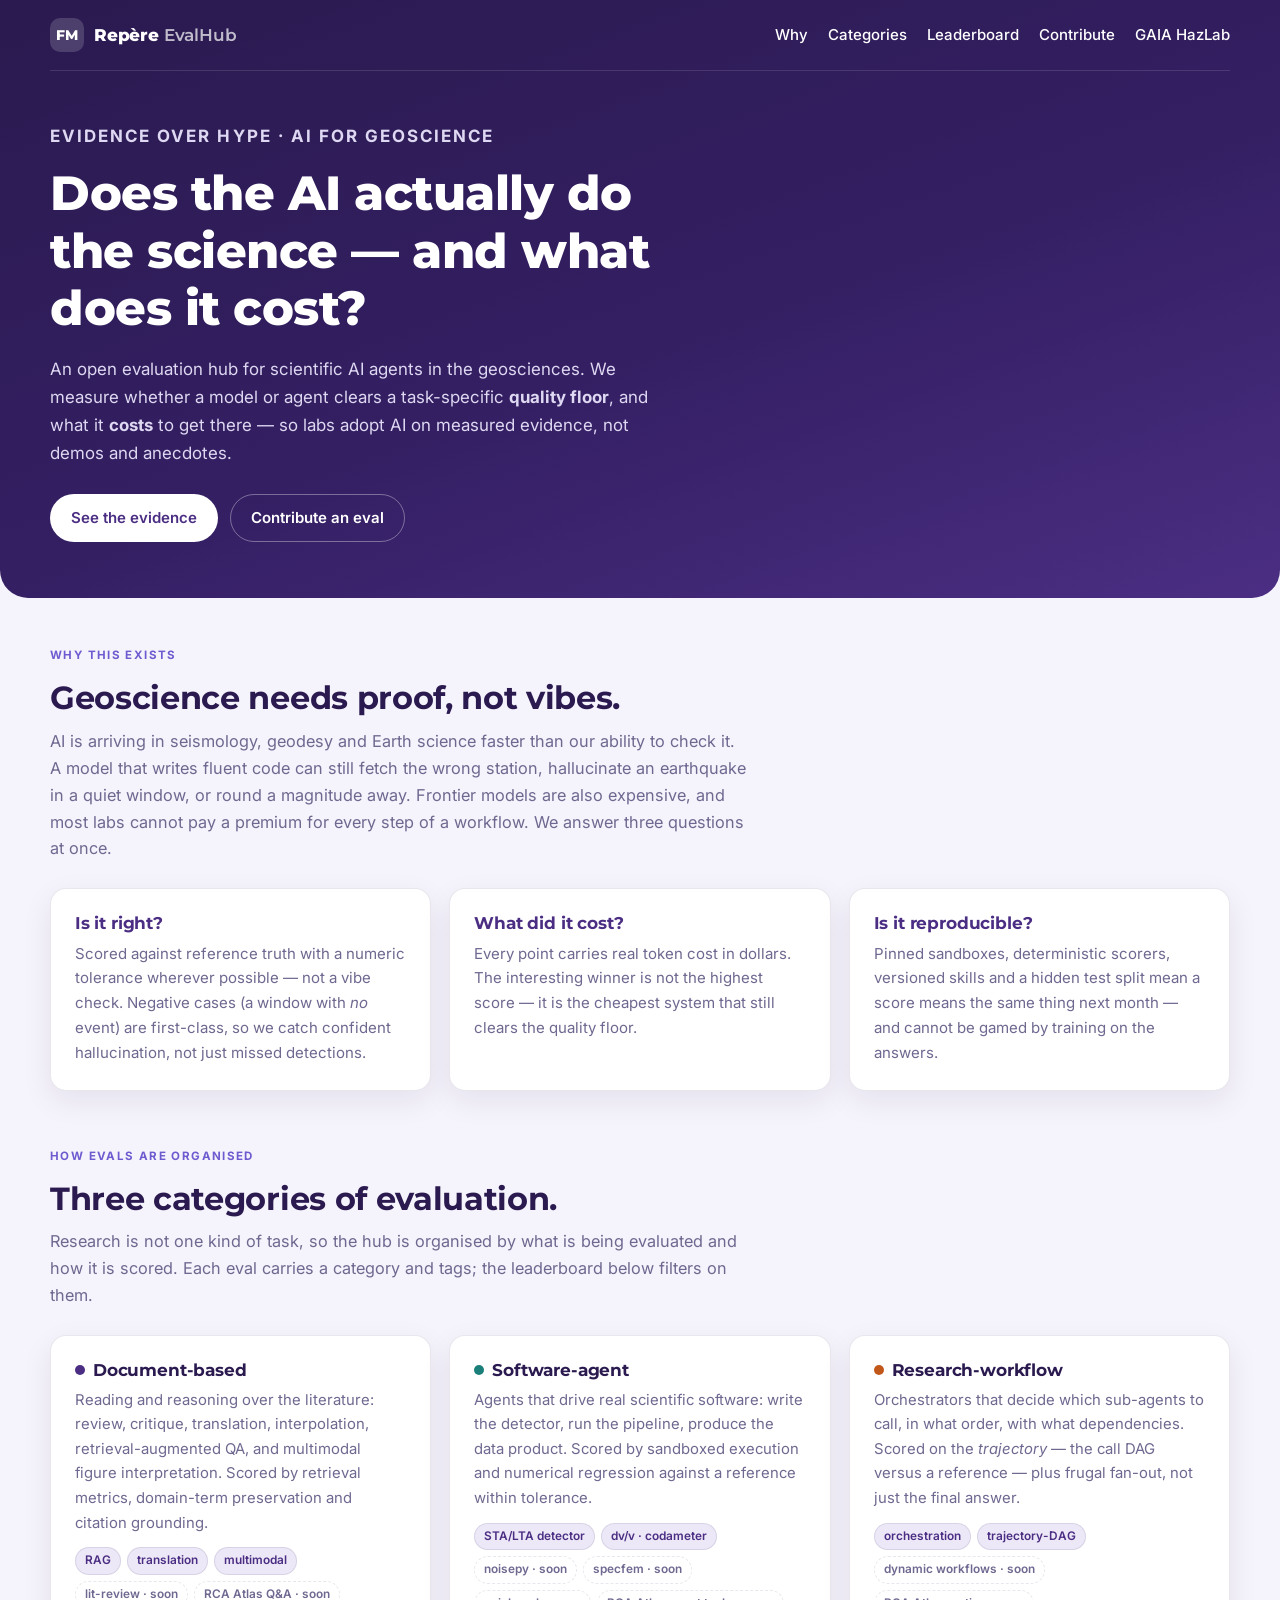
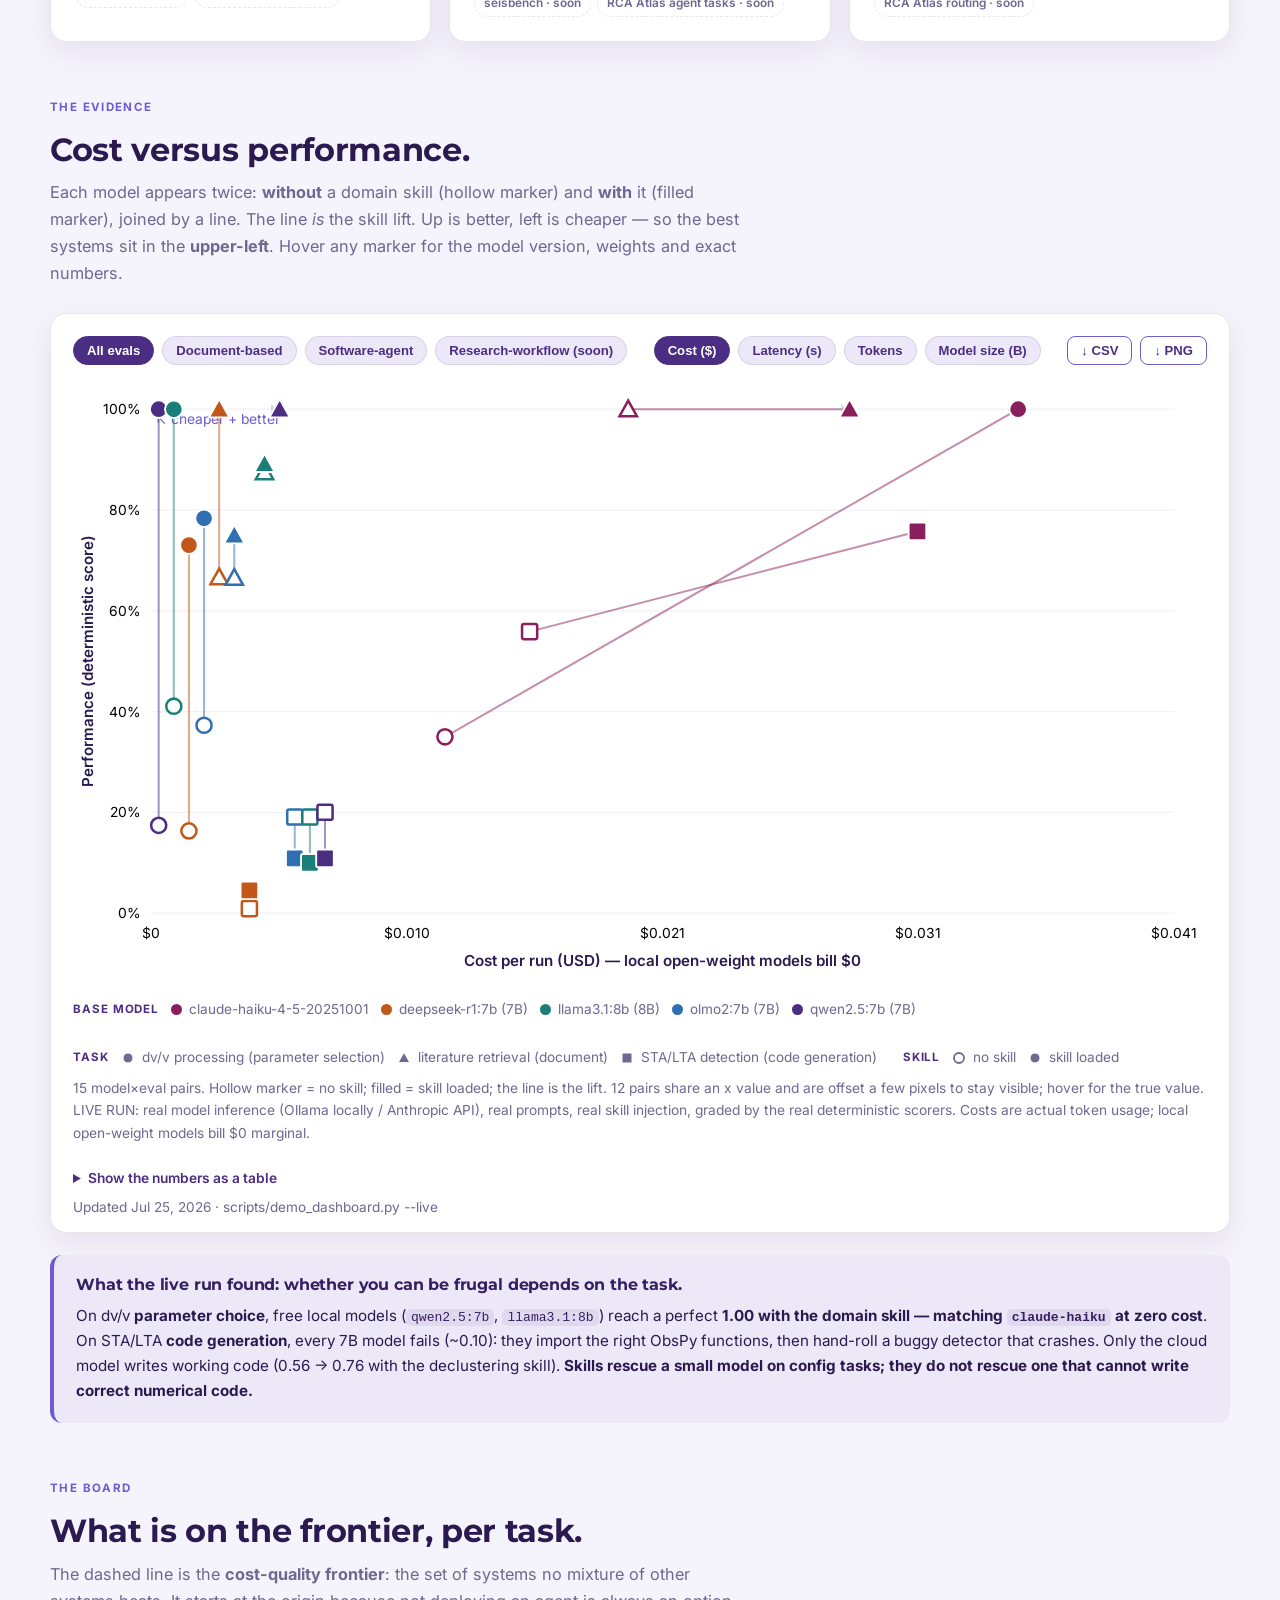
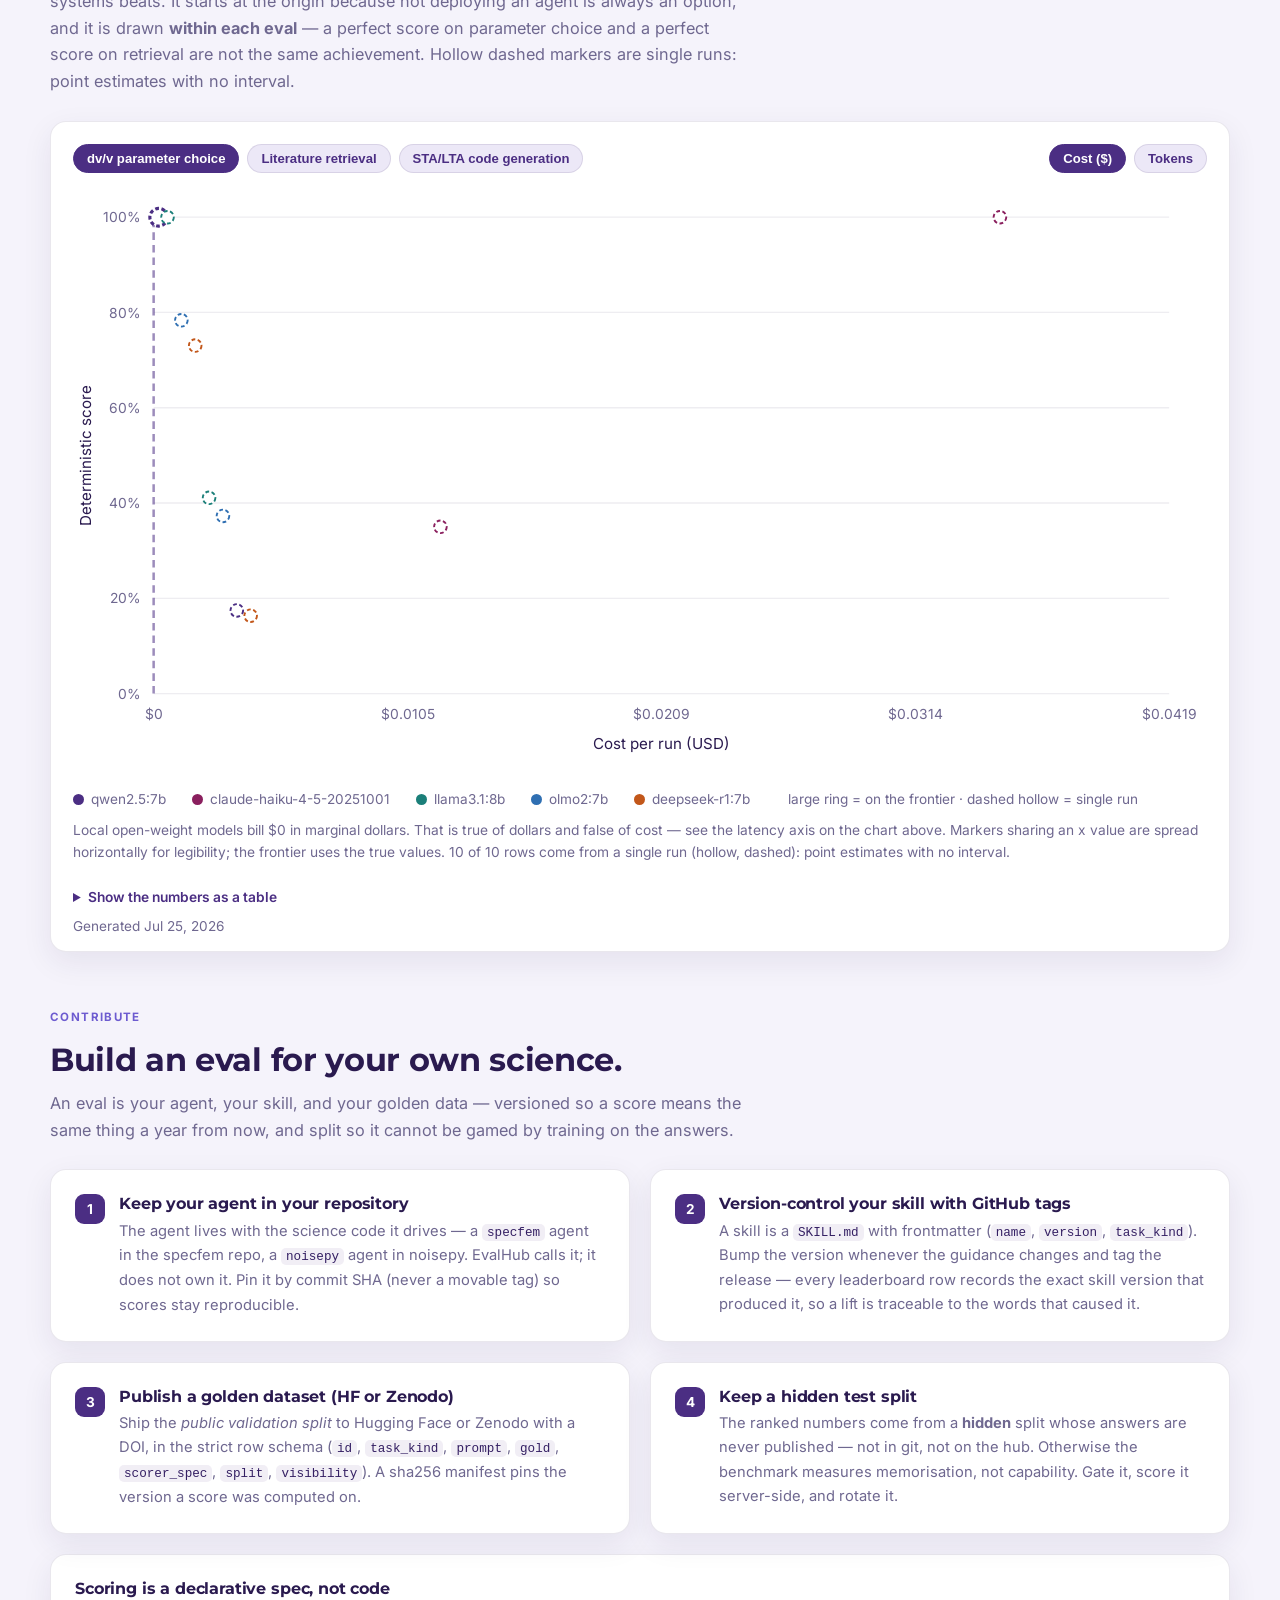
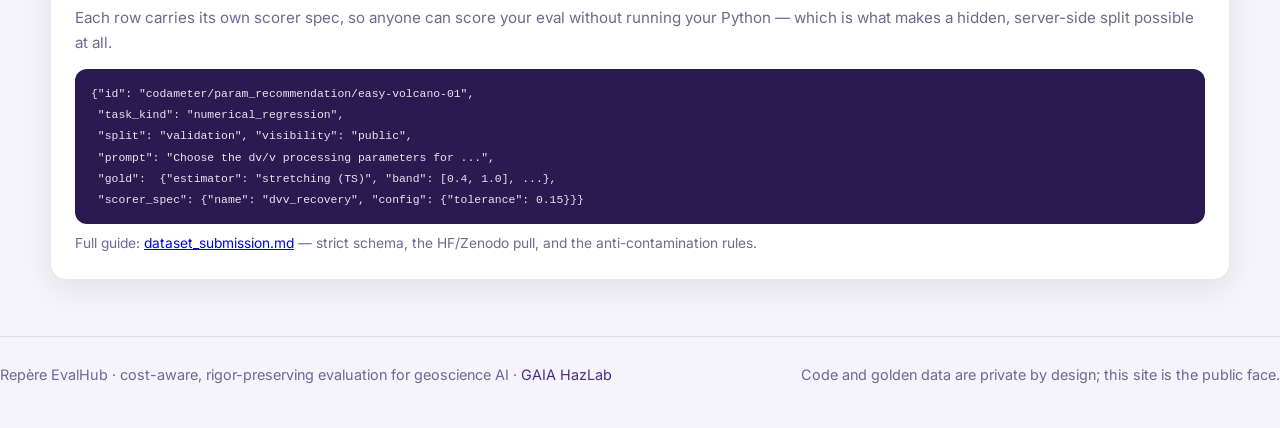
<file: site/index.html>
<!doctype html>
<html lang="en">
  <head>
    <meta charset="utf-8" />
    <meta name="viewport" content="width=device-width, initial-scale=1" />
    <meta
      name="description"
      content="Repère EvalHub — evidence-based, cost-aware evaluation of AI agents for geoscience. Three eval families, deterministic scoring, an open cost-vs-performance leaderboard."
    />
    <title>Repère EvalHub — evaluating AI for geoscience</title>
    <link rel="preconnect" href="https://fonts.googleapis.com" />
    <link rel="preconnect" href="https://fonts.gstatic.com" crossorigin />
    <link
      href="https://fonts.googleapis.com/css2?family=Montserrat:wght@600;700;800&family=Inter:wght@300;400;500;600;700&display=swap"
      rel="stylesheet"
    />
    <link rel="icon" href="favicon.svg" type="image/svg+xml" />
    <link rel="stylesheet" href="styles.css" />
  </head>
  <body>
    <!-- ================= HERO / WHY ================= -->
    <header class="hero">
      <div class="shell">
        <nav class="nav" aria-label="Primary">
          <a class="brand" href="./">
            <span class="brand-mark">FM</span>
            <span>Repère <span style="opacity:.7;font-weight:600">EvalHub</span></span>
          </a>
          <div class="nav-links">
            <a href="#why">Why</a>
            <a href="#categories">Categories</a>
            <a href="#leaderboard">Leaderboard</a>
            <a href="#contribute">Contribute</a>
            <a href="https://github.com/gaia-hazlab">GAIA HazLab</a>
          </div>
        </nav>

        <div class="hero-inner">
          <p class="eyebrow">Evidence over hype · AI for geoscience</p>
          <h1>Does the AI actually do the science — and what does it cost?</h1>
          <p>
            An open evaluation hub for scientific AI agents in the geosciences. We measure
            whether a model or agent clears a task-specific <strong>quality floor</strong>, and
            what it <strong>costs</strong> to get there — so labs adopt AI on measured evidence,
            not demos and anecdotes.
          </p>
          <div class="hero-actions">
            <a class="button primary" href="#leaderboard">See the evidence</a>
            <a class="button secondary" href="#contribute">Contribute an eval</a>
          </div>
        </div>
      </div>
    </header>

    <main class="shell">
      <!-- ================= WHY ================= -->
      <section id="why">
        <div class="section-head">
          <p class="eyebrow">Why this exists</p>
          <h2>Geoscience needs proof, not vibes.</h2>
          <p class="lede">
            AI is arriving in seismology, geodesy and Earth science faster than our ability to
            check it. A model that writes fluent code can still fetch the wrong station,
            hallucinate an earthquake in a quiet window, or round a magnitude away. Frontier
            models are also expensive, and most labs cannot pay a premium for every step of a
            workflow. We answer three questions at once.
          </p>
        </div>
        <div class="grid-3">
          <article class="card">
            <h3>Is it right?</h3>
            <p>
              Scored against reference truth with a numeric tolerance wherever possible — not a
              vibe check. Negative cases (a window with <em>no</em> event) are first-class, so we
              catch confident hallucination, not just missed detections.
            </p>
          </article>
          <article class="card">
            <h3>What did it cost?</h3>
            <p>
              Every point carries real token cost in dollars. The interesting winner is not the
              highest score — it is the cheapest system that still clears the quality floor.
            </p>
          </article>
          <article class="card">
            <h3>Is it reproducible?</h3>
            <p>
              Pinned sandboxes, deterministic scorers, versioned skills and a hidden test split
              mean a score means the same thing next month — and cannot be gamed by training on
              the answers.
            </p>
          </article>
        </div>
      </section>

      <!-- ================= CATEGORIES ================= -->
      <section id="categories">
        <div class="section-head">
          <p class="eyebrow">How evals are organised</p>
          <h2>Three categories of evaluation.</h2>
          <p class="lede">
            Research is not one kind of task, so the hub is organised by what is being evaluated
            and how it is scored. Each eval carries a category and tags; the leaderboard below
            filters on them.
          </p>
        </div>
        <div class="cats">
          <article class="card cat">
            <h3><span class="dot" style="background:var(--c1)"></span>Document-based</h3>
            <p>
              Reading and reasoning over the literature: review, critique, translation,
              interpolation, retrieval-augmented QA, and multimodal figure interpretation.
              Scored by retrieval metrics, domain-term preservation and citation grounding.
            </p>
            <div class="tags">
              <span class="tag">RAG</span><span class="tag">translation</span>
              <span class="tag">multimodal</span><span class="tag soon">lit-review · soon</span>
              <span class="tag soon">RCA Atlas Q&amp;A · soon</span>
            </div>
          </article>
          <article class="card cat">
            <h3><span class="dot" style="background:var(--c2)"></span>Software-agent</h3>
            <p>
              Agents that drive real scientific software: write the detector, run the pipeline,
              produce the data product. Scored by sandboxed execution and numerical regression
              against a reference within tolerance.
            </p>
            <div class="tags">
              <span class="tag">STA/LTA detector</span><span class="tag">dv/v · codameter</span>
              <span class="tag soon">noisepy · soon</span><span class="tag soon">specfem · soon</span>
              <span class="tag soon">seisbench · soon</span><span class="tag soon">RCA Atlas agent tasks · soon</span>
            </div>
          </article>
          <article class="card cat">
            <h3><span class="dot" style="background:var(--c3)"></span>Research-workflow</h3>
            <p>
              Orchestrators that decide which sub-agents to call, in what order, with what
              dependencies. Scored on the <em>trajectory</em> — the call DAG versus a reference —
              plus frugal fan-out, not just the final answer.
            </p>
            <div class="tags">
              <span class="tag">orchestration</span><span class="tag">trajectory-DAG</span>
              <span class="tag soon">dynamic workflows · soon</span><span class="tag soon">RCA Atlas routing · soon</span>
            </div>
          </article>
        </div>
      </section>

      <!-- ================= LEADERBOARD ================= -->
      <section id="leaderboard">
        <div class="section-head">
          <p class="eyebrow">The evidence</p>
          <h2>Cost versus performance.</h2>
          <p class="lede">
            Each model appears twice: <strong>without</strong> a domain skill (hollow marker) and
            <strong>with</strong> it (filled marker), joined by a line. The line <em>is</em> the
            skill lift. Up is better, left is cheaper — so the best systems sit in the
            <strong>upper-left</strong>. Hover any marker for the model version, weights and
            exact numbers.
          </p>
        </div>

        <div class="card chart-card">
          <div class="chart-toolbar">
            <div class="filters" id="filters" role="group" aria-label="Filter by category"></div>
            <div class="filters" id="xaxis-picker" role="group" aria-label="Choose the x-axis"></div>
            <div class="downloads">
              <button class="btn-sm" id="dl-csv" type="button">↓ CSV</button>
              <button class="btn-sm" id="dl-png" type="button">↓ PNG</button>
            </div>
          </div>

          <svg id="chart" viewBox="0 0 900 480" role="img"
               aria-label="Cost versus performance, with skill-lift lines per model"></svg>

          <div class="legend" id="legend"></div>
          <p class="chart-note" id="chart-note"></p>

          <details class="data-table-wrap" id="data-table-details">
            <summary>Show the numbers as a table</summary>
            <div class="table-scroll">
              <table id="data-table" class="data-table">
                <caption class="sr-only">
                  Score for each model and eval without and with the domain skill, the
                  resulting skill lift, and the cost of the skilled run.
                </caption>
                <thead>
                  <tr>
                    <th scope="col">Model</th>
                    <th scope="col">Eval</th>
                    <th scope="col">Score (no skill)</th>
                    <th scope="col">Score (skill)</th>
                    <th scope="col">Lift</th>
                    <th scope="col">Cost</th>
                  </tr>
                </thead>
                <tbody id="data-table-body"></tbody>
              </table>
            </div>
          </details>
          <p class="meta-line"><span id="generated-at">Loading…</span> · <span id="source-label"></span></p>
        </div>

        <div class="callout" style="margin-top:22px">
          <h3>What the live run found: whether you can be frugal depends on the task.</h3>
          <p>
            On dv/v <strong>parameter choice</strong>, free local models (<code>qwen2.5:7b</code>,
            <code>llama3.1:8b</code>) reach a perfect <strong>1.00 with the domain skill —
            matching <code>claude-haiku</code> at zero cost</strong>. On STA/LTA
            <strong>code generation</strong>, every 7B model fails (~0.10): they import the right
            ObsPy functions, then hand-roll a buggy detector that crashes. Only the cloud model
            writes working code (0.56 → 0.76 with the declustering skill).
            <strong>Skills rescue a small model on config tasks; they do not rescue one that
            cannot write correct numerical code.</strong>
          </p>
        </div>
      </section>

      <!-- ================= BOARD: cost vs quality, with the frontier ======= -->
      <section id="board">
        <div class="section-head">
          <p class="eyebrow">The board</p>
          <h2>What is on the frontier, per task.</h2>
          <p class="lede">
            The dashed line is the <strong>cost-quality frontier</strong>: the set of systems no
            mixture of other systems beats. It starts at the origin because not deploying an agent
            is always an option, and it is drawn <strong>within each eval</strong> — a perfect score
            on parameter choice and a perfect score on retrieval are not the same achievement.
            Hollow dashed markers are single runs: point estimates with no interval.
          </p>
        </div>

        <div class="card chart-card">
          <div class="chart-toolbar">
            <div class="filters" id="board-suites" role="group" aria-label="Choose an eval"></div>
            <div class="filters" id="board-axis" role="group" aria-label="Choose the cost axis"></div>
          </div>

          <svg id="board-chart" viewBox="0 0 900 460" role="img"
               aria-label="Cost versus deterministic score, with the frontier per eval"></svg>

          <div class="legend" id="board-legend"></div>
          <p class="chart-note" id="board-note"></p>

          <ul class="chart-note" id="board-warnings" hidden></ul>

          <details class="data-table-wrap">
            <summary>Show the numbers as a table</summary>
            <div class="table-scroll">
              <table class="data-table">
                <caption class="sr-only">
                  Score with its 95% interval, number of runs, cost, tokens, and which
                  frontier each configuration sits on.
                </caption>
                <thead>
                  <tr>
                    <th scope="col">Model</th>
                    <th scope="col">Condition</th>
                    <th scope="col">Score % (± pp)</th>
                    <th scope="col">Runs</th>
                    <th scope="col">Consistency</th>
                    <th scope="col">Cost</th>
                    <th scope="col">Tokens</th>
                    <th scope="col">Frontier</th>
                  </tr>
                </thead>
                <tbody id="board-table-body"></tbody>
              </table>
            </div>
          </details>
          <p class="meta-line" id="board-provenance"></p>
        </div>
      </section>


      <!-- ================= CONTRIBUTE ================= -->
      <section id="contribute">
        <div class="section-head">
          <p class="eyebrow">Contribute</p>
          <h2>Build an eval for your own science.</h2>
          <p class="lede">
            An eval is your agent, your skill, and your golden data — versioned so a score means
            the same thing a year from now, and split so it cannot be gamed by training on the
            answers.
          </p>
        </div>

        <div class="steps">
          <div class="card step">
            <span class="step-n">1</span>
            <div>
              <h3>Keep your agent in your repository</h3>
              <p>
                The agent lives with the science code it drives — a <code>specfem</code> agent in
                the specfem repo, a <code>noisepy</code> agent in noisepy. EvalHub calls it; it
                does not own it. Pin it by commit SHA (never a movable tag) so scores stay
                reproducible.
              </p>
            </div>
          </div>

          <div class="card step">
            <span class="step-n">2</span>
            <div>
              <h3>Version-control your skill with GitHub tags</h3>
              <p>
                A skill is a <code>SKILL.md</code> with frontmatter (<code>name</code>,
                <code>version</code>, <code>task_kind</code>). Bump the version whenever the
                guidance changes and tag the release — every leaderboard row records the exact
                skill version that produced it, so a lift is traceable to the words that caused it.
              </p>
            </div>
          </div>

          <div class="card step">
            <span class="step-n">3</span>
            <div>
              <h3>Publish a golden dataset (HF or Zenodo)</h3>
              <p>
                Ship the <em>public validation split</em> to Hugging Face or Zenodo with a DOI, in
                the strict row schema (<code>id</code>, <code>task_kind</code>, <code>prompt</code>,
                <code>gold</code>, <code>scorer_spec</code>, <code>split</code>,
                <code>visibility</code>). A sha256 manifest pins the version a score was computed on.
              </p>
            </div>
          </div>

          <div class="card step">
            <span class="step-n">4</span>
            <div>
              <h3>Keep a hidden test split</h3>
              <p>
                The ranked numbers come from a <strong>hidden</strong> split whose answers are
                never published — not in git, not on the hub. Otherwise the benchmark measures
                memorisation, not capability. Gate it, score it server-side, and rotate it.
              </p>
            </div>
          </div>
        </div>

        <div class="card" style="margin-top:20px">
          <h3 style="font-size:1rem;margin-bottom:6px">Scoring is a declarative spec, not code</h3>
          <p class="lede" style="font-size:0.95rem">
            Each row carries its own scorer spec, so anyone can score your eval without running
            your Python — which is what makes a hidden, server-side split possible at all.
          </p>
          <pre><code>{"id": "codameter/param_recommendation/easy-volcano-01",
 "task_kind": "numerical_regression",
 "split": "validation", "visibility": "public",
 "prompt": "Choose the dv/v processing parameters for ...",
 "gold":  {"estimator": "stretching (TS)", "band": [0.4, 1.0], ...},
 "scorer_spec": {"name": "dvv_recovery", "config": {"tolerance": 0.15}}}</code></pre>
          <p class="chart-note">
            Full guide:
            <a href="https://github.com/mdenolle/repere/blob/main/docs/dataset_submission.md">dataset_submission.md</a>
            — strict schema, the HF/Zenodo pull, and the anti-contamination rules.
          </p>
        </div>
      </section>
    </main>

    <footer class="site-footer">
      <div class="shell" style="display:flex;justify-content:space-between;gap:12px;flex-wrap:wrap;width:100%">
        <span>Repère EvalHub · cost-aware, rigor-preserving evaluation for geoscience AI · <a href="https://github.com/gaia-hazlab">GAIA HazLab</a></span>
        <span>Code and golden data are private by design; this site is the public face.</span>
      </div>
    </footer>

    <div id="tooltip" role="tooltip"></div>
    <script src="app.js" type="module"></script>
    <script src="board.js" type="module"></script>
  </body>
</html>
</file>
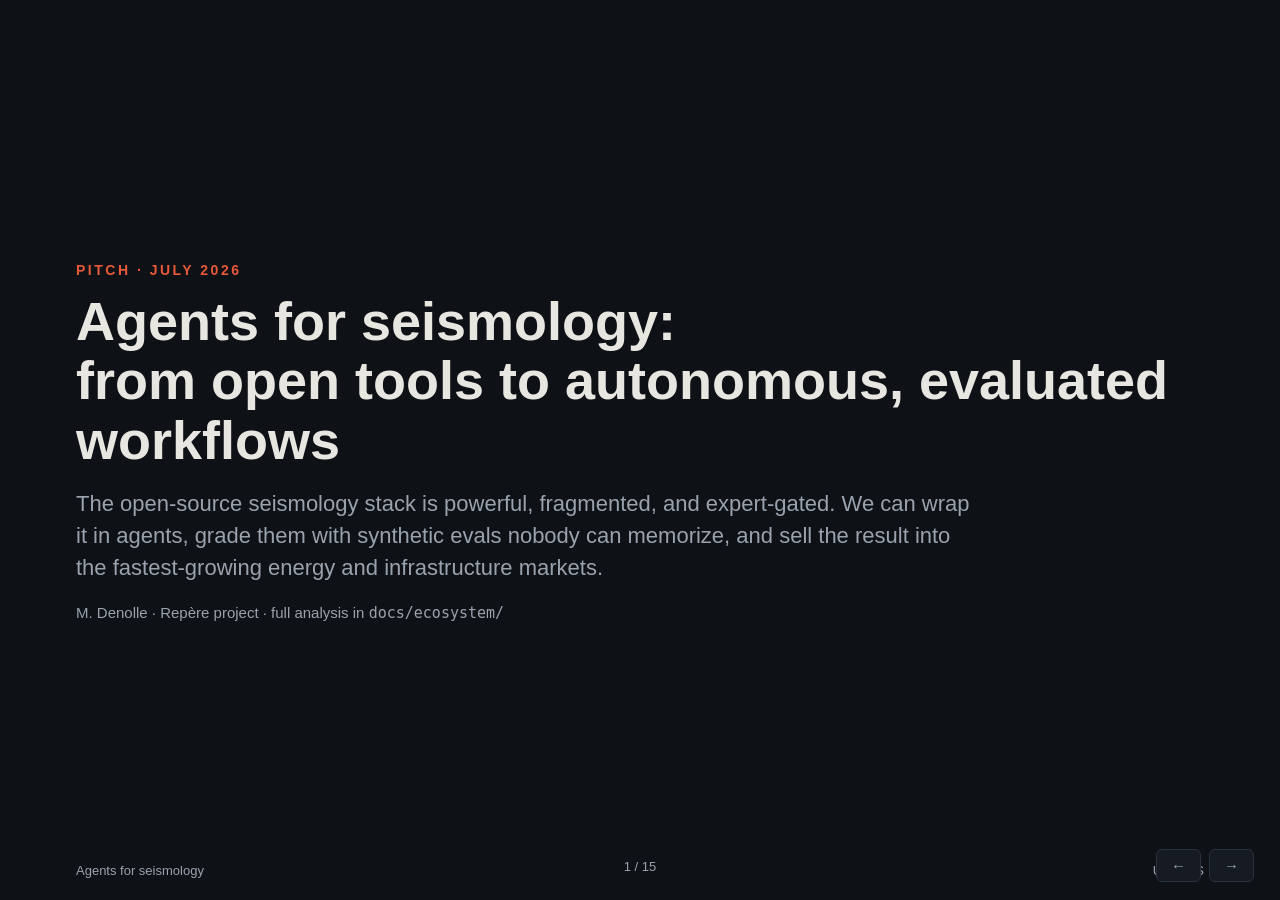
<file: docs/ecosystem/pitch_deck.html>
<!DOCTYPE html>
<html lang="en">
<head>
<meta charset="UTF-8">
<meta name="viewport" content="width=device-width, initial-scale=1.0">
<title>Agents for Seismology — pitch</title>
<style>
  :root{
    --bg:#0e1116; --panel:#161b23; --ink:#e8e6e1; --muted:#9aa3ad;
    --accent:#e8593a; --accent2:#4aa3c7; --gold:#d9a441; --green:#5fae6e;
    --line:#2a323d;
  }
  *{box-sizing:border-box; margin:0; padding:0;}
  html,body{height:100%; background:var(--bg); color:var(--ink);
    font-family:"Helvetica Neue",Helvetica,Arial,sans-serif; overflow:hidden;}
  .slide{position:absolute; inset:0; display:none; flex-direction:column;
    padding:56px 76px 70px; }
  .slide.active{display:flex;}
  .kicker{font-size:14px; letter-spacing:2.5px; text-transform:uppercase;
    color:var(--accent); margin-bottom:14px; font-weight:600;}
  h1{font-size:54px; line-height:1.1; font-weight:700; max-width:1100px;}
  h2{font-size:38px; line-height:1.15; font-weight:700; margin-bottom:26px; max-width:1150px;}
  h3{font-size:19px; font-weight:600; margin-bottom:8px;}
  p,li{font-size:19px; line-height:1.45; color:var(--ink);}
  .sub{color:var(--muted); font-size:22px; margin-top:18px; max-width:900px;}
  ul{list-style:none;}
  ul li{padding-left:22px; position:relative; margin-bottom:12px;}
  ul li::before{content:""; position:absolute; left:0; top:10px; width:9px; height:9px;
    background:var(--accent); border-radius:1px;}
  .muted{color:var(--muted);}
  .small{font-size:15px; line-height:1.4;}
  .foot{position:absolute; bottom:22px; left:76px; right:76px; display:flex;
    justify-content:space-between; font-size:13px; color:var(--muted);}
  .cols{display:flex; gap:36px; flex:1; min-height:0;}
  .col{flex:1; min-width:0;}
  .card{background:var(--panel); border:1px solid var(--line); border-radius:10px;
    padding:20px 22px; margin-bottom:14px;}
  .card h3{color:var(--accent2);}
  .big{font-size:46px; font-weight:700; line-height:1.05;}
  .big span{font-size:18px; font-weight:400; color:var(--muted); display:block; margin-top:6px;}
  .statgrid{display:grid; grid-template-columns:repeat(4,1fr); gap:16px; margin-top:10px;}
  .statgrid .card{margin:0;}
  table{border-collapse:collapse; width:100%; font-size:16px;}
  th{color:var(--accent2); text-align:left; font-weight:600; padding:7px 12px 7px 0;
    border-bottom:2px solid var(--line);}
  td{padding:6px 12px 6px 0; border-bottom:1px solid var(--line); color:var(--ink); vertical-align:top;}
  td.num{text-align:right; font-variant-numeric:tabular-nums;}
  th.num{text-align:right;}
  .tag{display:inline-block; font-size:12px; padding:2px 9px; border-radius:20px;
    border:1px solid var(--line); color:var(--muted); margin-left:8px; vertical-align:middle;}
  .bar{height:26px; border-radius:4px; margin:6px 0 2px; background:var(--accent2);}
  .barlabel{font-size:15px; color:var(--muted); margin-bottom:10px;}
  .barrow{display:flex; align-items:center; gap:14px; margin-bottom:13px;}
  .barrow .name{width:300px; font-size:17px; flex-shrink:0;}
  .barrow .track{flex:1; background:#1d242e; border-radius:4px;}
  .barrow .val{width:180px; font-size:16px; color:var(--muted); flex-shrink:0;}
  .arrowflow{display:flex; align-items:center; gap:10px; flex-wrap:wrap; margin:12px 0;}
  .node{background:var(--panel); border:1px solid var(--line); padding:10px 16px;
    border-radius:8px; font-size:16px; white-space:nowrap;}
  .node.hot{border-color:var(--accent); color:var(--accent);}
  .arr{color:var(--muted); font-size:20px;}
  .nav{position:fixed; bottom:18px; right:26px; display:flex; gap:8px; z-index:10;}
  .nav button{background:var(--panel); color:var(--muted); border:1px solid var(--line);
    border-radius:6px; padding:7px 14px; cursor:pointer; font-size:15px;}
  .nav button:hover{color:var(--ink); border-color:var(--muted);}
  .counter{position:fixed; bottom:26px; left:50%; transform:translateX(-50%);
    color:var(--muted); font-size:13px; z-index:10;}
  .accent{color:var(--accent);} .blue{color:var(--accent2);} .gold{color:var(--gold);} .green{color:var(--green);}
  .titlewrap{display:flex; flex-direction:column; justify-content:center; flex:1;}
  .two{display:grid; grid-template-columns:1fr 1fr; gap:30px; flex:1; min-height:0;}
  .src{font-size:12.5px; color:#6b747f; margin-top:auto; padding-top:12px;}
</style>
</head>
<body>

<!-- 1 · TITLE -->
<section class="slide active">
  <div class="titlewrap">
    <div class="kicker">Pitch · July 2026</div>
    <h1>Agents for seismology:<br>from open tools to autonomous, evaluated workflows</h1>
    <p class="sub">The open-source seismology stack is powerful, fragmented, and expert-gated.
    We can wrap it in agents, grade them with synthetic evals nobody can memorize,
    and sell the result into the fastest-growing energy and infrastructure markets.</p>
    <p class="sub small muted">M. Denolle · Repère project · full analysis in <code>docs/ecosystem/</code></p>
  </div>
  <div class="foot"><span>Agents for seismology</span><span>UW ESS</span></div>
</section>

<!-- 2 · THE PROBLEM -->
<section class="slide">
  <div class="kicker">Problem</div>
  <h2>World-class physics, gated by expertise and glue code</h2>
  <div class="cols">
    <div class="col">
      <ul>
        <li>Five workflow chains carry the field's output (catalogs, noise, sources, FWI, rupture). <b>Healthy at the nodes, brittle at the joints</b> — every group maintains private, unversioned converter scripts.</li>
        <li>The citation-standard relocator (HypoDD) has had <b>no maintained modern interface for a decade</b>.</li>
        <li>3D simulation entry costs weeks: meshing, Par_file archaeology, HPC job wrangling. Errors surface as cryptic MPI crashes.</li>
        <li>Keystone tools are one retirement or one dependency bump from breaking: CPS, NonLinLoc, disba, BayHunter.</li>
      </ul>
    </div>
    <div class="col">
      <div class="card"><h3>A typical catalog pipeline today</h3>
        <div class="arrowflow">
          <span class="node">FDSN / S3</span><span class="arr">→</span>
          <span class="node">SeisBench pick</span><span class="arr">→</span>
          <span class="node">PyOcto</span><span class="arr">→</span>
          <span class="node hot">text-file glue</span><span class="arr">→</span>
          <span class="node">NonLinLoc</span><span class="arr">→</span>
          <span class="node hot">more glue</span><span class="arr">→</span>
          <span class="node">HypoDD</span>
        </div>
        <p class="small muted">Red joints = hand-written, untested, per-lab scripts. This is where science breaks and where novices lose weeks.</p>
      </div>
      <div class="card"><h3>The consequence</h3>
        <p>Analysis capacity is bounded by scarce trained people, not by data or compute.
        Networks, regulators, and operators all report the same bottleneck: <b>analysts</b>.</p>
      </div>
    </div>
  </div>
  <div class="foot"><span>Agents for seismology</span><span>2</span></div>
</section>

<!-- 3 · ECOSYSTEM SHAPE -->
<section class="slide">
  <div class="kicker">Ecosystem</div>
  <h2>Hub-and-spoke observation, barbell modeling</h2>
  <div class="cols">
    <div class="col">
      <div class="card"><h3>Observation: three hubs</h3>
        <p><b class="blue">ObsPy</b> (data objects, 30+ formats) · <b class="blue">Pyrocko</b> (GFZ; GF stores, Squirrel) · <b class="blue">SeisBench</b> (one API over all ML pickers + benchmark data).</p>
      </div>
      <div class="card"><h3>Modeling: a barbell</h3>
        <p>One end: pip-install source inversion (Syngine → MTUQ, minutes on a laptop).
        Other end: HPC monoliths (SPECFEM3D, SeisSol).
        <b>The middle — auto-config, meshing, orchestration — is thin, and it is exactly what Salvus (closed source) monetizes.</b></p>
      </div>
      <div class="card"><h3>What that means for us</h3>
        <p>~70% of the stack wraps as agent tools at near zero cost (clean Python APIs).
        The valuable 30% is ~8 legacy text formats + config generation — bounded, testable work.</p>
      </div>
    </div>
    <div class="col">
      <div class="card"><h3>Open data is already cloud-resident</h3>
        <div class="big">1.3 PB<span>EarthScope + SCEDC + NCEDC continuous waveforms on AWS · 47,354 stations · anonymous or token access</span></div>
      </div>
      <div class="card"><h3>Ground truth on demand</h3>
        <p>Precomputed Green's functions (Syngine REST, Pyrocko Greens Mill) give exact synthetic seismograms with zero simulation infrastructure — the eval generator is already deployed.</p>
      </div>
    </div>
  </div>
  <div class="foot"><span>Agents for seismology</span><span>3</span></div>
</section>

<!-- 4 · USER BASE -->
<section class="slide">
  <div class="kicker">User base</div>
  <h2>A real, active community — maintained by a handful of people</h2>
  <div class="statgrid">
    <div class="card"><div class="big">187k<span>ObsPy installs / month (PyPI alone; conda adds millions cumulative)</span></div></div>
    <div class="card"><div class="big">~5–20k<span>practitioners: AGU seismology 4,900+ members; 26,000+ registered stations; 31 FDSN data centers</span></div></div>
    <div class="card"><div class="big">30.6k<span>SeisBench installs / month — the ML layer is mainstream</span></div></div>
    <div class="card"><div class="big">116<span>ObsPy contributors, ever. Bus factor of the whole field: a few dozen people</span></div></div>
  </div>
  <table style="margin-top:20px;">
    <tr><th>Tool</th><th class="num">Stars</th><th class="num">Forks</th><th class="num">Contributors</th><th>Signal</th></tr>
    <tr><td>ObsPy</td><td class="num">1,300</td><td class="num">562</td><td class="num">116</td><td>~3,000 citations; NumFOCUS; v1.5.0 Mar 2026</td></tr>
    <tr><td>SPECFEM3D</td><td class="num">508</td><td class="num">256</td><td class="num">33</td><td>standard SEM code on national HPC systems</td></tr>
    <tr><td>SeisBench</td><td class="num">405</td><td class="num">117</td><td class="num">21</td><td>v0.12 adds DAS; PhaseNet paper ~2,000 citations</td></tr>
    <tr><td>EQTransformer / PhaseNet</td><td class="num">413 / 376</td><td class="num">167 / 131</td><td class="num">14 / 5</td><td>pickers embedded in commercial catalogs</td></tr>
    <tr><td>SeisSol · PyLith · NoisePy · Pyrocko</td><td class="num">344 · 191 · 217 · 246</td><td class="num"></td><td class="num">39 · 14 · 19 · 20</td><td>consortium-backed (ChEESE, CIG, SCOPED, GFZ)</td></tr>
  </table>
  <p class="small muted" style="margin-top:12px;">Fork:star ratios of 0.4–0.5 (vs ~0.1 for consumer OSS): these tools are worked with, not bookmarked. SeisComP runs operationally at hundreds of agencies worldwide.</p>
  <div class="foot"><span>GitHub / pypistats / Semantic Scholar, queried 2026-07-08</span><span>4</span></div>
</section>

<!-- 5 · COMPETITIVE WINDOW -->
<section class="slide">
  <div class="kicker">Prior art</div>
  <h2>The window: two half-systems, zero public benchmarks</h2>
  <div class="two">
    <div class="card"><h3 class="accent">TRACE — observation only</h3>
      <p>Shanghai AI Lab + USTC + Harvard (Mar 2026). Multi-agent: raw waveforms → 90k-event relocated catalogs → mechanistic interpretation (Ridgecrest, Santorini). 2,200+ analytical modules.</p>
      <p class="small muted" style="margin-top:8px;">Benchmark is internal to one paper. Harness not released. No simulation branch.</p>
    </div>
    <div class="card"><h3 class="accent">SPECFEM-MCP — simulation only</h3>
      <p>Harbin/PKU (Dec 2025). First MCP server suite for SPECFEM 2D/3D/GLOBE: parameter generation → meshing → solver → visualization.</p>
      <p class="small muted" style="margin-top:8px;">No evals shipped. Single group. Proves wrappers alone are replicable in months — not a moat.</p>
    </div>
  </div>
  <div class="card" style="margin-top:4px;"><h3 class="gold">What no one has</h3>
    <p>① An agent that closes the <b>observation ↔ simulation loop</b> (simulate a hypothesis, test it against data).
    ② A <b>public, difficulty-graded benchmark</b> for seismology agents — AstaBench, ScienceAgentBench, and every geo-agent benchmark contain zero waveform seismology.
    Both map directly onto Repère's existing design.</p>
  </div>
  <div class="foot"><span>arXiv:2603.21152 · arXiv:2512.14429 · allenai.org/asta/bench</span><span>5</span></div>
</section>

<!-- 6 · WHO PAYS TODAY -->
<section class="slide">
  <div class="kicker">Market · today</div>
  <h2>Who pays for seismic analysis now</h2>
  <table>
    <tr><th>Segment</th><th>Driver</th><th>Spend signal</th><th>Agent fit</th></tr>
    <tr><td><b>Geothermal</b></td><td>Traffic-light-protocol compliance, EGS microseismic + DAS</td><td>Fervo $462M Series E; Zanskar $115M Series C on AI exploration</td><td>Analyst-starved, Python-native, funded</td></tr>
    <tr><td><b>CCS / Class VI</b></td><td>EPA-mandated monitoring, decades post-injection</td><td>$0.5–3M install + $100–500k/yr analysis per site</td><td>Compliance reports = recurring deliverable</td></tr>
    <tr><td><b>Mining</b></td><td>Rockburst safety regulation</td><td>IMS alone: ~210 systems, 34 countries</td><td>Per-mine subscriptions already normal</td></tr>
    <tr><td><b>PSHA / engineering</b></td><td>Nuclear, dams, hospitals, data centers</td><td>$200–400/hr senior-geoscientist billing</td><td>Codified workflows → margin machine</td></tr>
    <tr><td><b>Networks / treaty</b></td><td>Bulletins, EEW, CTBTO-style review</td><td>gempa's client list; ShakeAlert ~$35M/yr</td><td>Credibility beachhead, grant-funded</td></tr>
    <tr><td><b>DAS vendors</b></td><td>TB/day, almost no trained analysts</td><td>Market $0.6–0.8B, ~10–13%/yr</td><td>Interpretation layer hardware firms don't own</td></tr>
  </table>
  <p class="small muted" style="margin-top:14px;">Precedents: gempa (open-core support around SeisComP, national agencies), Nanometrics (analysis-as-a-service with human analysts — the cost line agents attack), Mondaic/Salvus (~$2M/yr license ceiling: tools alone don't scale).</p>
  <div class="foot"><span>Sources in docs/ecosystem/03_market_analysis.md</span><span>6</span></div>
</section>

<!-- 7 · RISING VERTICALS -->
<section class="slide">
  <div class="kicker">Market · rising</div>
  <h2>The energy build-out multiplies demand for exactly our workflows</h2>
  <div class="cols">
    <div class="col">
      <div class="card"><h3 class="green">Offshore wind</h3>
        <p>83 GW (2024) → ~238 GW by 2030 (GWEC). Capex ~$50–65B/yr → $100B+/yr.
        Every farm needs marine seismic surveys + geohazard assessment:
        <b>site-investigation slice ≈ $1.5B/yr, growing ~11%/yr</b>.</p></div>
      <div class="card"><h3 class="green">Nuclear &amp; SMRs</h3>
        <p>Investment ~$65B/yr → $120–150B/yr in net-zero scenarios (IEA).
        <b>127 SMR designs, 51 in licensing, ~85 active siting discussions</b> (NEA, 2025) —
        and PSHA is legally mandatory at every site (NRC 10 CFR 100.23, IAEA SSG-9).
        85 siting discussions = 85 near-term hazard campaigns.</p></div>
    </div>
    <div class="col">
      <div class="card"><h3 class="green">Climate-resilient infrastructure</h3>
        <p>Structural health monitoring: <b>$3.6–4.5B (2025), 9–20%/yr</b> — bridges and dams the largest segment.
        Earthquake early warning: $1.3–1.5B. Rail geohazards: Network Rail's DAS already covers
        <b>~12,000 route-km</b>. All of it is passive-seismic analysis at scale with no analyst pool.</p></div>
      <div class="card"><h3 class="green">Data centers</h3>
        <p>Hyperscaler capex ~$600B guided for 2026; siting screens hazard explicitly, and seismic design
        certification applies to every West-Coast / Japan / Taiwan build. Even 0.1% of capex on
        siting due diligence ≈ $600M/yr of geotech-hazard work <span class="muted">(our arithmetic, illustrative)</span>.</p></div>
    </div>
  </div>
  <div class="foot"><span>GWEC · IEA 2025 · OECD-NEA SMR Dashboard · Mordor/GrandView · CreditSights</span><span>7</span></div>
</section>

<!-- 7b · NEW VERTICALS: TAILINGS / REINSURANCE / WATER-AG -->
<section class="slide">
  <div class="kicker">Market · opening now</div>
  <h2>Three more doors: tailings dams, reinsurance, water &amp; agriculture</h2>
  <div class="cols">
    <div class="col">
      <div class="card"><h3 class="gold">Tailings dam monitoring</h3>
        <p class="small">~8,500 facilities worldwide, only ~1,900 disclosed; lifetime failure rate ~1.2% — two orders of magnitude worse than water dams. Brumadinho cost Vale <b>$7B</b>; Samarco settled at <b>~$30B</b>. GISTM (backed by investors holding <b>&gt;$25T AUM</b>) mandates monitoring at every facility; only 67% of ICMM facilities conform. Insurance limits cut by a third, premiums doubled.</p>
        <p class="small" style="margin-top:8px;"><b>Our edge:</b> dv/v ambient-noise monitoring sees <i>inside</i> the dam — internal erosion that InSAR, GNSS, and piezometers all miss (Olivier 2017 caught seepage other instruments didn't). IMS and Silixa already sell passive-seismic dam products; the analysis layer is the bottleneck.</p></div>
    </div>
    <div class="col">
      <div class="card"><h3 class="gold">Reinsurance &amp; parametric</h3>
        <p class="small">Six straight years of &gt;$100B insured cat losses; $790B reinsurance capital; $65.6B cat bonds outstanding. Parametric insurance: <b>~$18B → ~$39B by 2030</b>. ShakeMap is already de facto trigger infrastructure — and Liberty Mutual Re + Safehub launched ShakeNet Parametric (2024) marketing <b>ground-truth shaking data</b> as the basis-risk killer. Descartes Underwriting: &gt;$200M GWP, 30%/yr. Proven willingness to pay for exactly what dense seismic analysis produces.</p></div>
      <div class="card"><h3 class="gold">Water &amp; agriculture (roadmap, not TAM)</h3>
        <p class="small">Precision ag $11B→$24B; SGMA created 260+ groundwater agencies in California with &gt;$500M in DWR grants (4× oversubscribed). Depth-resolved groundwater from ambient noise (Clements &amp; Denolle 2018 → Mao 2025 <i>Science</i>) is our lab's own chain — TRL 3–4, no product yet, 3–7 yrs out. Honest position: a research thrust that the same agent + eval infrastructure de-risks.</p></div>
    </div>
  </div>
  <div class="foot"><span>ICMM 2025 · GRID-Arendal · Swiss Re sigma · Artemis · DWR</span><span>8</span></div>
</section>

<!-- 7c · EO ECOSYSTEM CONTEXT -->
<section class="slide">
  <div class="kicker">Context</div>
  <h2>Seismology is a climate-risk sensor inside a larger geophysics stack</h2>
  <div class="cols">
    <div class="col" style="flex:1.2;">
      <div class="card"><h3 class="blue">Three claims</h3>
        <ul class="small" style="font-size:15.5px;">
          <li><b>Seismic sensing sees inside what every other sensor sees only the surface of.</b> InSAR/GNSS measure surface deformation; dv/v measures interior state: dam seepage, depth-resolved groundwater, pre-failure landslide softening (Mainsant 2012: ~7% velocity drop days before failure). One method, three insured perils.</li>
          <li><b>Climate-hazard seismology already works operationally in one place</b> — Illgraben's ML debris-flow detector adds 20 min–1.5 hr of warning — and retrospectively everywhere else (GLOF tracking in <i>Science</i> 2018, landslide catalogs, flood discharge from river noise). The gap between "works in papers" and "runs as a service" is an agent-and-evals gap.</li>
          <li><b>Seismic is the missing modality in the EO stack.</b> NISAR ships 85 TB/day; DestinE has &gt;€315M; Prithvi/Clay/Major TOM cover optical, SAR, climate — none ingest seismic waveforms. The seismic+EO fusion slot (and the multimodal foundation model) is uncontested.</li>
        </ul></div>
    </div>
    <div class="col">
      <div class="card"><h3 class="blue">Adjacent open-source ecosystems (same playbook applies)</h3>
        <table class="small" style="font-size:14px;">
          <tr><th>Field</th><th>Stack</th><th>State</th></tr>
          <tr><td>Geodesy / InSAR</td><td>ISCE, MintPy, LiCSBAS, HyP3; GAMIT/GipsyX</td><td>Mature; only field matching ObsPy's penetration</td></tr>
          <tr><td>Hydrogeophysics</td><td>SimPEG, pyGIMLi, ResIPy</td><td>Healthy academic; SimPEG has industry consortium</td></tr>
          <tr><td>Geotechnical</td><td>OpenSees, groundhog</td><td>OpenSees dominant in EQ engineering</td></tr>
          <tr><td>Gravity / EM</td><td>Fatiando a Terra, empymod</td><td>Small, well-engineered</td></tr>
        </table>
        <p class="small muted" style="margin-top:10px;">Joint InSAR+GNSS+seismicity lives in consortia (COMET, EarthScope — 170+ institutions, consolidating into one NSF National Geophysical Facility). Seismology agents are the beachhead; the tool-wrapping + eval playbook then extends across the whole stack.</p></div>
      <div class="card"><h3 class="blue">Market frame</h3>
        <p class="small">Tracked climate finance passed <b>$2T in 2024</b>; adaptation ~$65B/yr and projected to multiply. Multi-physics hazard analytics is where seismic agents compound instead of competing.</p></div>
    </div>
  </div>
  <div class="foot"><span>WSL/ETH · Mao 2025 Science · NASA/ESA · CPI 2025</span><span>9</span></div>
</section>

<!-- 8 · MARKET SIZING BARS -->
<section class="slide">
  <div class="kicker">Market · sizing</div>
  <h2>The seismic-analysis slice, stacked across verticals</h2>
  <p class="barlabel">Annual addressable analysis-layer spend, conservative ends of sourced ranges (log-ish scale bars; details + caveats in 03_market_analysis.md)</p>
  <div class="barrow"><div class="name">Geotechnical instrumentation &amp; monitoring (incl. tailings)</div><div class="track"><div class="bar" style="width:95%; background:var(--gold);"></div></div><div class="val">~$5.1B (2026), ~9.6%/yr</div></div>
  <div class="barrow"><div class="name">SHM / resilient infrastructure</div><div class="track"><div class="bar" style="width:82%; background:var(--green);"></div></div><div class="val">$3.6–4.5B, 9–20%/yr</div></div>
  <div class="barrow"><div class="name">Parametric insurance (seismic-triggered slice growing)</div><div class="track"><div class="bar" style="width:70%; background:var(--gold);"></div></div><div class="val">$18B → $39B by 2030</div></div>
  <div class="barrow"><div class="name">Offshore wind site investigation</div><div class="track"><div class="bar" style="width:52%; background:var(--green);"></div></div><div class="val">~$1.5B, ~11%/yr</div></div>
  <div class="barrow"><div class="name">Earthquake early warning</div><div class="track"><div class="bar" style="width:48%; background:var(--accent2);"></div></div><div class="val">$1.3–1.5B, ~6%/yr</div></div>
  <div class="barrow"><div class="name">Microseismic monitoring (O&amp;G, mining, EGS, CCS)</div><div class="track"><div class="bar" style="width:40%; background:var(--accent2);"></div></div><div class="val">$0.5–1.4B, 8–9%/yr</div></div>
  <div class="barrow"><div class="name">DAS interpretation</div><div class="track"><div class="bar" style="width:36%; background:var(--accent2);"></div></div><div class="val">$0.6–0.8B, 10–13%/yr</div></div>
  <div class="barrow"><div class="name">Nuclear / SMR PSHA · data-center siting</div><div class="track"><div class="bar" style="width:28%; background:var(--gold);"></div></div><div class="val">85 SMR sites in play · ~$0.6B/yr (illustr.)</div></div>
  <div class="card" style="margin-top:14px;"><p><b>Order of magnitude: a ~$12–15B/yr analysis-and-monitoring layer growing ~10%/yr</b> (parametric counted only as its trigger/analytics slice), fragmented across niches — too small for SLB to care, too expert-gated for generic AI vendors, and almost entirely runnable on the open-source stack we know. The wedge is the analyst bottleneck; the capture model is managed monitoring + compliance deliverables, not seat licenses.</p></div>
  <div class="foot"><span>Green = infrastructure/energy growth · blue = established monitoring · gold = campaign-based</span><span>8</span></div>
</section>

<!-- 9 · THESIS -->
<section class="slide">
  <div class="kicker">Thesis</div>
  <h2>Agents are the demo. Evals are the moat.</h2>
  <div class="two">
    <div>
      <ul>
        <li><b>Wrappers commoditize.</b> SPECFEM-MCP shipped in months; frontier models write glue code better every quarter.</li>
        <li><b>Trust does not commoditize.</b> Regulators, DOE reviewers, and operators need measured missed-event rates, location error, and magnitude bias before they accept an autonomous result.</li>
        <li><b>Whoever publishes the benchmark sets the standard</b> others must beat — the LAB-Bench / FutureHouse position, unclaimed in seismology.</li>
        <li><b>Repère already has the skeleton</b>: InspectAI substrate, parametric truth sets, negative-case discipline, cost-Pareto leaderboard. This plan generalizes it from STA/LTA to the whole field.</li>
      </ul>
    </div>
    <div class="card"><h3>Why synthetic evals</h3>
      <p>Ridgecrest, Tohoku, L'Aquila are in every LLM's training data — real-data evals measure memory.
      Our simulators produce waveforms with <b>exact hidden truth</b> (origin, mechanism, arrivals, structure),
      private seeds regenerate quarterly, and difficulty becomes continuous knobs:
      SNR, scene complexity, network geometry, model mismatch, tool tier, autonomy.</p>
      <p style="margin-top:10px;"><b>The modeling stack is the eval generator for the observational stack.</b></p>
    </div>
  </div>
  <div class="foot"><span>Agents for seismology</span><span>9</span></div>
</section>

<!-- 10 · ARCHITECTURE -->
<section class="slide">
  <div class="kicker">Plan</div>
  <h2>Three tiers, four phases</h2>
  <div class="cols">
    <div class="col">
      <div class="card"><h3>Tier 1 · Tools</h3>
        <p class="small">Typed wrappers + MCP servers: cheap wraps of Python APIs (ObsPy, SeisBench, MTUQ, Instaseis…) plus codecs for the 8 legacy formats (NonLinLoc, HypoDD, GrowClust, Par_file…) with round-trip tests. Fixes the wrapper vacuum — a community contribution in itself.</p></div>
      <div class="card"><h3>Tier 2 · Operator agents</h3>
        <p class="small">One per chain: <b>DataScout · CatalogBuilder · SourceEstimator · NoiseMonitor · SimulationRunner · StructureInverter</b>. Each self-verifies against deterministic oracles (cross-code GF agreement, travel-time sanity) before returning anything.</p></div>
      <div class="card"><h3>Tier 3 · Orchestrator</h3>
        <p class="small">The scientist agent: plans a DAG across operators, routes steps by cost (FrugalRouter), and closes the observation↔simulation loop neither TRACE nor SPECFEM-MCP occupies.</p></div>
    </div>
    <div class="col">
      <div class="card"><h3>Phases (each ships agent + eval suite)</h3>
        <table class="small">
          <tr><th>Phase</th><th>Weeks</th><th>Ships</th></tr>
          <tr><td>A</td><td class="num">1–6</td><td>Python-API tools, PickTable schema, DataScout + CatalogBuilder, <code>pick_associate_locate</code> suite</td></tr>
          <tr><td>B</td><td class="num">6–14</td><td>Legacy codecs, relocation glue release, SourceEstimator + NoiseMonitor, <code>source_mt</code> + <code>noise_chain</code></td></tr>
          <tr><td>C</td><td class="num">14–26</td><td>SimulationRunner (SPECFEM2D/SW4/Deepwave), <code>forward_sim</code> + <code>fwi_2d</code></td></tr>
          <tr><td>D</td><td class="num">mo 6–12</td><td>Orchestrator + digital-twin loop, <code>orchestration_twin</code>, first external pilot with human sign-off</td></tr>
        </table>
      </div>
      <div class="card"><h3>Design rules</h3>
        <p class="small">Frugality is architectural (small models for extraction/translation, frontier only for planning). Vendor and pin the fragile solo-maintainer layer. Provenance on every artifact — compliance-ready from day one. Human-in-the-loop <i>is</i> the product for regulated outputs.</p></div>
    </div>
  </div>
  <div class="foot"><span>docs/ecosystem/04_agent_plan.md</span><span>10</span></div>
</section>

<!-- 11 · EVAL LADDER -->
<section class="slide">
  <div class="kicker">Evaluation</div>
  <h2>Eight suites, five difficulty levels, deterministic scoring</h2>
  <div class="cols">
    <div class="col" style="flex:1.35;">
      <table class="small">
        <tr><th>Suite</th><th>Generator</th><th>Scored on</th></tr>
        <tr><td><code>pick_associate_locate</code></td><td>fomosto regional scenes</td><td>pick residuals, association P/R, hypocenter km, uncertainty calibration</td></tr>
        <tr><td><code>relocate</code></td><td>clustered synthetic sequences</td><td>fault-plane separation resolved (binary science outcome)</td></tr>
        <tr><td><code>source_mt</code></td><td>Syngine / fomosto, known MT</td><td>Kagan angle, depth error; corrupted-GF detection as negative case</td></tr>
        <tr><td><code>noise_chain</code></td><td>GF-store CCFs, imposed dv/v</td><td>dv/v recovery; must not report source effects as velocity change</td></tr>
        <tr><td><code>forward_sim</code></td><td>SPECFEM2D / SW4 configs</td><td>numerical regression, LOH.1 misfit, refusing infeasible configs</td></tr>
        <tr><td><code>fwi_2d</code></td><td>Deepwave / Marmousi crops</td><td>model recovery + gradient evaluations spent (frugality)</td></tr>
        <tr><td><code>cycle_catalog</code></td><td>QDYN BP1-QD cycles</td><td>b-value/recurrence recovery; pyCSEP link</td></tr>
        <tr><td><code>orchestration_twin</code></td><td>full digital-twin scenes</td><td>call-DAG vs reference + hidden-truth recovery + cost</td></tr>
      </table>
    </div>
    <div class="col">
      <div class="card"><h3>The L0–L4 ladder</h3>
        <p class="small"><b>L0</b> one tool, clean data, full spec → <b>L1</b> realistic noise, spec gaps → <b>L2</b> multi-step chain, parameter choices scored → <b>L3</b> model mismatch, negative cases, adversarial paths (judgment) → <b>L4</b> underspecified scientific goal, orchestration scored.</p></div>
      <div class="card"><h3>Contamination policy</h3>
        <p class="small">Public: generator code + worked seeds. Private: held-out seeds and perturbations, regenerated quarterly. Negative cases at fixed proportion from L1 up. Inspect-compatible logs; AstaBench-comparable metadata.</p></div>
    </div>
  </div>
  <div class="foot"><span>docs/ecosystem/05_eval_design.md</span><span>11</span></div>
</section>

<!-- 12 · BUSINESS + FUNDING -->
<section class="slide">
  <div class="kicker">Model &amp; funding</div>
  <h2>Nonprofit credibility, commercial capture, non-dilutive runway</h2>
  <div class="cols">
    <div class="col">
      <div class="card"><h3>Structure: the FutureHouse → Edison template</h3>
        <p class="small">Academic/nonprofit arm builds agents, benchmarks, and publications (Schmidt-style AI-in-science philanthropy is funding exactly this). Commercial arm sells managed monitoring ($10–40k/mo/site), per-analysis compliance deliverables, and gempa-style open-core support. Edison spun out at $250M on this pattern in Dec 2025. Clean IP separation from day one.</p></div>
      <div class="card"><h3>Moats, restated</h3>
        <p class="small">Published eval suites (the standard others must beat) · golden datasets + private synthetic generators · provenance-stamped compliance templates · community maintainership no closed vendor can buy.</p></div>
    </div>
    <div class="col">
      <div class="card"><h3>Non-dilutive map</h3>
        <ul class="small" style="font-size:15px;">
          <li><b>DOE</b> — strongest fit: GTO/FORGE EGS FOAs, FECM storage, SBIR topics in geothermal MMV + CCS monitoring.</li>
          <li><b>NSF</b> — NAIRR (bipartisan, natural home for agentic geoscience CI), CSSI/Geoinformatics.</li>
          <li><b>EU</b> — DT-GEO follow-ons, ChEESE-2P, Destination Earth: funding the containerized plumbing agents sit on; hedges US volatility.</li>
          <li><b>Philanthropy</b> — Schmidt AI-in-science, Project InnerSpace's stated ~$6M AI gap.</li>
        </ul></div>
      <div class="card"><h3>Honest risks</h3>
        <p class="small">Fragmented TAM (niches of $10s–100s of M each) · incumbents bundling LLMs onto existing contracts · liability in regulated outputs (human sign-off is the product) · federal funding volatility · best commercial data is proprietary.</p></div>
    </div>
  </div>
  <div class="foot"><span>docs/ecosystem/03_market_analysis.md</span><span>12</span></div>
</section>

<!-- 13 · ASK -->
<section class="slide">
  <div class="titlewrap">
    <div class="kicker">Ask</div>
    <h2>What we do next</h2>
    <ul style="max-width:1000px;">
      <li><b>Phase A now</b>: PickTable schema + CatalogBuilder + the <code>pick_associate_locate</code> suite on synthetic scenes — 6 weeks, laptop-scale, publishable as the first public seismology-agent benchmark.</li>
      <li><b>One flagship demo</b>: the digital-twin loop — simulate a hidden scenario, let the agent recover it end-to-end, score everything deterministically.</li>
      <li><b>Two proposals</b>: NAIRR/CSSI (benchmark infrastructure) and a DOE GTO/SBIR angle (geothermal compliance agent pilot).</li>
      <li><b>One conversation each</b> with a network, a geothermal operator, and a DAS vendor about pilot data and pain points.</li>
    </ul>
    <p class="sub">The tools exist. The data is on S3. The truth is computable.<br>What's missing is the agent layer and the grading — and we are positioned to own the grading.</p>
  </div>
  <div class="foot"><span>Agents for seismology · full analysis: docs/ecosystem/</span><span>13</span></div>
</section>

<div class="nav">
  <button onclick="prev()">←</button>
  <button onclick="next()">→</button>
</div>
<div class="counter" id="counter"></div>

<script>
  const slides=document.querySelectorAll('.slide');
  let i=0;
  function show(n){
    i=Math.max(0,Math.min(slides.length-1,n));
    slides.forEach((s,k)=>s.classList.toggle('active',k===i));
    document.getElementById('counter').textContent=(i+1)+' / '+slides.length;
    location.hash=i+1;
  }
  function next(){show(i+1);} function prev(){show(i-1);}
  // auto-number footers (skip title slide)
  slides.forEach((s,k)=>{ if(k===0) return;
    const spans=s.querySelectorAll('.foot span');
    if(spans.length) spans[spans.length-1].textContent=k+1; });
  document.addEventListener('keydown',e=>{
    if(e.key==='ArrowRight'||e.key===' '||e.key==='PageDown') next();
    if(e.key==='ArrowLeft'||e.key==='PageUp') prev();
    if(e.key==='Home') show(0); if(e.key==='End') show(slides.length-1);
  });
  document.addEventListener('click',e=>{
    if(e.target.closest('.nav')||e.target.closest('a')) return;
    (e.clientX>window.innerWidth/2)?next():prev();
  });
  show(parseInt(location.hash.slice(1)||1)-1);
</script>
</body>
</html>
</file>
<file: site/styles.css>
/* ==========================================================================
   Repère EvalHub — styled to the GAIA HazLab design system
   (tokens mirrored from gaia-hazlab.github.io: UW Husky Purple on lavender)
   ========================================================================== */

:root {
  --ink: #2a1a4f;          /* deep purple ink / dark sections */
  --purple: #4b2e83;       /* UW Husky Purple */
  --purple-deep: #341f63;
  --peri: #6d5bd0;         /* periwinkle accent */
  --peri-light: #c3b8f0;   /* accent on dark bg */
  --stone: #6f6890;        /* muted purple-gray text */
  --lav: #f5f3fb;          /* light lavender page */
  --lav-2: #ece8f7;        /* lavender tint sections */
  --paper: #ffffff;
  --line: rgba(42, 26, 79, 0.10);

  /* categorical series — distinct in light mode */
  --c1: #4b2e83;  /* husky purple */
  --c2: #1b7f79;  /* teal */
  --c3: #c2571a;  /* burnt orange */
  --c4: #2f6fb2;  /* blue */
  --c5: #8a1f5e;  /* magenta */

  --shadow: 0 10px 30px rgba(42, 26, 79, 0.08);
  --radius: 16px;
}

* { margin: 0; padding: 0; box-sizing: border-box; }
html { scroll-behavior: smooth; }

body {
  font-family: 'Inter', system-ui, -apple-system, sans-serif;
  line-height: 1.65;
  color: var(--ink);
  background: var(--lav);
  -webkit-font-smoothing: antialiased;
}

h1, h2, h3, .brand {
  font-family: 'Montserrat', 'Inter', system-ui, sans-serif;
  letter-spacing: -0.01em;
  line-height: 1.2;
}

.shell { width: min(1180px, calc(100% - 40px)); margin: 0 auto; }

/* ---------- nav ---------- */
.nav {
  display: flex; align-items: center; justify-content: space-between;
  padding: 18px 0; gap: 16px; flex-wrap: wrap;
}
.brand {
  display: flex; align-items: center; gap: 10px;
  font-weight: 800; color: var(--purple); text-decoration: none; font-size: 1.05rem;
}
.brand-mark {
  display: inline-grid; place-items: center;
  width: 34px; height: 34px; border-radius: 10px;
  background: var(--purple); color: #fff; font-weight: 800; font-size: 0.85rem;
}
.nav-links { display: flex; gap: 20px; flex-wrap: wrap; }
.nav-links a {
  color: var(--stone); text-decoration: none; font-weight: 500; font-size: 0.94rem;
}
.nav-links a:hover { color: var(--purple); }

/* ---------- hero ---------- */
.hero {
  background: linear-gradient(160deg, var(--ink) 0%, var(--purple-deep) 55%, var(--purple) 100%);
  color: #fff;
  border-radius: 0 0 28px 28px;
  padding: 0 0 56px;
  margin-bottom: 48px;
}
.hero .nav { border-bottom: 1px solid rgba(255,255,255,0.12); }
.hero .brand, .hero .nav-links a { color: #fff; }
.hero .brand-mark { background: rgba(255,255,255,0.16); }
.hero .nav-links a:hover { color: var(--peri-light); }

.hero-inner { padding-top: 52px; max-width: 62ch; }
.eyebrow {
  text-transform: uppercase; letter-spacing: 0.12em;
  font-size: 0.72rem; font-weight: 700; color: var(--peri-light); margin-bottom: 14px;
}
.hero h1 { font-size: clamp(1.9rem, 4.2vw, 3rem); font-weight: 800; margin-bottom: 18px; }
.hero p { color: #ded8f2; font-size: 1.06rem; }
.hero-actions { display: flex; gap: 12px; margin-top: 26px; flex-wrap: wrap; }

.button {
  display: inline-block; padding: 11px 20px; border-radius: 999px;
  font-weight: 600; font-size: 0.94rem; text-decoration: none;
  border: 1px solid transparent; cursor: pointer;
}
.button.primary { background: #fff; color: var(--purple); }
.button.primary:hover { background: var(--peri-light); }
.button.secondary { border-color: rgba(255,255,255,0.35); color: #fff; }
.button.secondary:hover { border-color: #fff; }

/* ---------- sections ---------- */
section { margin-bottom: 56px; }
.section-head { max-width: 70ch; margin-bottom: 26px; }
.section-head .eyebrow { color: var(--peri); }
.section-head h2 { font-size: clamp(1.4rem, 2.8vw, 2rem); font-weight: 700; margin-bottom: 10px; }
.lede { color: var(--stone); font-size: 1.02rem; }

.card {
  background: var(--paper); border: 1px solid var(--line);
  border-radius: var(--radius); box-shadow: var(--shadow); padding: 24px;
}

.grid-3 { display: grid; grid-template-columns: repeat(3, 1fr); gap: 18px; }
.grid-3 h3 { font-size: 1.05rem; margin-bottom: 8px; color: var(--purple); }
.grid-3 p { color: var(--stone); font-size: 0.94rem; }

/* ---------- categories ---------- */
.cats { display: grid; grid-template-columns: repeat(3, 1fr); gap: 18px; }
.cat .dot { width: 10px; height: 10px; border-radius: 50%; display: inline-block; margin-right: 8px; }
.cat h3 { display: flex; align-items: center; font-size: 1.05rem; margin-bottom: 8px; }
.cat p { color: var(--stone); font-size: 0.93rem; margin-bottom: 12px; }
.tags { display: flex; flex-wrap: wrap; gap: 6px; }
.tag {
  font-size: 0.74rem; font-weight: 600; padding: 3px 9px; border-radius: 999px;
  background: var(--lav-2); color: var(--purple); border: 1px solid var(--line);
}
.tag.soon { background: transparent; color: var(--stone); border-style: dashed; }

/* ---------- chart ---------- */
.chart-card { padding: 22px 22px 14px; }
.chart-toolbar {
  display: flex; align-items: center; justify-content: space-between;
  gap: 14px; flex-wrap: wrap; margin-bottom: 14px;
}
.filters { display: flex; gap: 8px; flex-wrap: wrap; }
.chip {
  font-size: 0.82rem; font-weight: 600; padding: 6px 13px; border-radius: 999px;
  background: var(--lav-2); color: var(--purple); border: 1px solid var(--line);
  cursor: pointer; user-select: none;
}
.chip[aria-pressed="true"] { background: var(--purple); color: #fff; border-color: var(--purple); }
.downloads { display: flex; gap: 8px; }
.btn-sm {
  font-size: 0.82rem; font-weight: 600; padding: 6px 13px; border-radius: 8px;
  background: var(--paper); color: var(--purple); border: 1px solid var(--peri);
  cursor: pointer;
}
.btn-sm:hover { background: var(--lav-2); }

#chart { width: 100%; height: auto; display: block; }
.chart-note { color: var(--stone); font-size: 0.86rem; margin-top: 8px; }

.legend { display: flex; gap: 16px; flex-wrap: wrap; margin-top: 12px; }
.legend-item { display: flex; align-items: center; gap: 7px; font-size: 0.85rem; color: var(--stone); }
.legend-swatch { width: 11px; height: 11px; border-radius: 50%; }

.axis line, .axis path { stroke: var(--line); }
.axis text { fill: #6f6890; font-size: 11px; font-family: 'Inter', sans-serif; }
.axis-label { fill: #2a1a4f; font-size: 12px; font-weight: 600; font-family: 'Inter', sans-serif; }
.gridline { stroke: rgba(42,26,79,0.06); }
.lift-line { stroke-width: 1.6; opacity: 0.5; }
.pt { cursor: pointer; }
.pt:hover { stroke: #2a1a4f; stroke-width: 2; }

#tooltip {
  position: fixed; pointer-events: none; opacity: 0; transition: opacity .12s;
  background: var(--ink); color: #fff; padding: 10px 12px; border-radius: 10px;
  font-size: 0.82rem; line-height: 1.55; max-width: 300px; z-index: 50;
  box-shadow: 0 10px 26px rgba(0,0,0,0.25);
}
#tooltip b { color: var(--peri-light); }
#tooltip .kv { color: #cfc7ea; }

/* ---------- callout ---------- */
.callout {
  background: var(--lav-2); border-left: 4px solid var(--peri);
  border-radius: 12px; padding: 20px 22px;
}
.callout h3 { font-size: 1.02rem; margin-bottom: 8px; color: var(--purple-deep); }
.callout p { color: var(--ink); font-size: 0.95rem; }
code {
  font-family: ui-monospace, SFMono-Regular, Menlo, monospace;
  font-size: 0.86em; background: rgba(75,46,131,0.08);
  padding: 1px 5px; border-radius: 5px; color: var(--purple-deep);
}

/* ---------- contribute ---------- */
.steps { display: grid; grid-template-columns: repeat(2, 1fr); gap: 20px; }
.step { display: flex; gap: 14px; }
.step-n {
  flex: 0 0 30px; height: 30px; border-radius: 9px; display: grid; place-items: center;
  background: var(--purple); color: #fff; font-weight: 700; font-size: 0.85rem;
}
.step h3 { font-size: 1rem; margin-bottom: 5px; }
.step p { color: var(--stone); font-size: 0.92rem; }

pre {
  background: var(--ink); color: #e8e3f6; padding: 14px 16px; border-radius: 12px;
  overflow-x: auto; font-size: 0.83rem; line-height: 1.6; margin-top: 14px;
}
pre code { background: none; color: inherit; padding: 0; }

/* ---------- footer ---------- */
.site-footer {
  border-top: 1px solid var(--line); padding: 26px 0 44px; margin-top: 40px;
  display: flex; justify-content: space-between; gap: 12px; flex-wrap: wrap;
  color: var(--stone); font-size: 0.9rem;
}
.site-footer a { color: var(--purple); text-decoration: none; }
.meta-line { color: var(--stone); font-size: 0.85rem; }

@media (max-width: 900px) {
  .grid-3, .cats, .steps { grid-template-columns: 1fr; }
  .chart-toolbar { flex-direction: column; align-items: flex-start; }
}

.errbar { stroke-linecap: round; }

/* Legend: two independent encodings (colour = model, shape = task) plus the
   skill fill. Grouping them is what makes the chart readable without prose. */
.legend { display: flex; gap: 26px; flex-wrap: wrap; margin-top: 14px; align-items: flex-start; }
.legend-group { display: flex; align-items: center; gap: 12px; flex-wrap: wrap; }
.legend-title {
  font-size: 0.72rem; font-weight: 700; text-transform: uppercase;
  letter-spacing: 0.08em; color: var(--purple); white-space: nowrap;
}
.legend-shape { flex: 0 0 14px; overflow: visible; }

/* ---------- data table (mobile-first read + screen-reader path) ---------- */
.sr-only {
  position: absolute; width: 1px; height: 1px; padding: 0; margin: -1px;
  overflow: hidden; clip: rect(0,0,0,0); white-space: nowrap; border: 0;
}
.data-table-wrap { margin-top: 16px; }
.data-table-wrap > summary {
  cursor: pointer; font-size: 0.86rem; font-weight: 600; color: var(--purple);
  padding: 6px 0; user-select: none;
}
.table-scroll { overflow-x: auto; -webkit-overflow-scrolling: touch; margin-top: 8px; }
.data-table { width: 100%; border-collapse: collapse; font-size: 0.85rem; }
.data-table th, .data-table td {
  padding: 8px 10px; text-align: right; border-bottom: 1px solid var(--line);
  white-space: nowrap;
}
.data-table th[scope="col"] { color: var(--purple); font-weight: 700; }
.data-table th[scope="row"], .data-table td:nth-child(2) {
  text-align: left; font-weight: 600;
}
.data-table tbody tr:hover { background: var(--lav-2); }

/* ==========================================================================
   Mobile — the chart is an SVG that downscales; the JS also switches to a
   narrower viewBox with larger type under 700px. These rules handle the rest of
   the page furniture so nothing overflows a phone screen.
   ========================================================================== */
@media (max-width: 700px) {
  .shell { width: calc(100% - 24px); }

  .hero { border-radius: 0 0 20px 20px; padding-bottom: 36px; margin-bottom: 32px; }
  .hero-inner { padding-top: 32px; }
  .nav-links { gap: 12px; font-size: 0.86rem; }
  .nav-links a:nth-child(n+4) { display: none; }  /* keep nav to one line */

  .grid-3, .cats, .steps { grid-template-columns: 1fr; }
  section { margin-bottom: 40px; }

  .chart-card { padding: 14px 12px 10px; }
  .chart-toolbar { flex-direction: column; align-items: stretch; gap: 10px; }
  .filters { gap: 6px; }
  .chip, .btn-sm { font-size: 0.78rem; padding: 7px 12px; }  /* >=44px tap target height with line-box */
  .downloads { justify-content: flex-end; }

  /* Legend: stack the encoding groups vertically so labels never truncate. */
  .legend { flex-direction: column; gap: 10px; }
  .legend-group { gap: 10px; }

  /* On a phone the table is the PRIMARY read, so open it by default. */
  .data-table-wrap[open] > summary { margin-bottom: 4px; }
}

/* The whole point of the tooltip is touch reachability; make sure it can never
   sit off-screen or overflow on a narrow viewport. */
@media (max-width: 700px) {
  #tooltip { max-width: min(300px, calc(100vw - 24px)); font-size: 0.8rem; }
}
</file>
